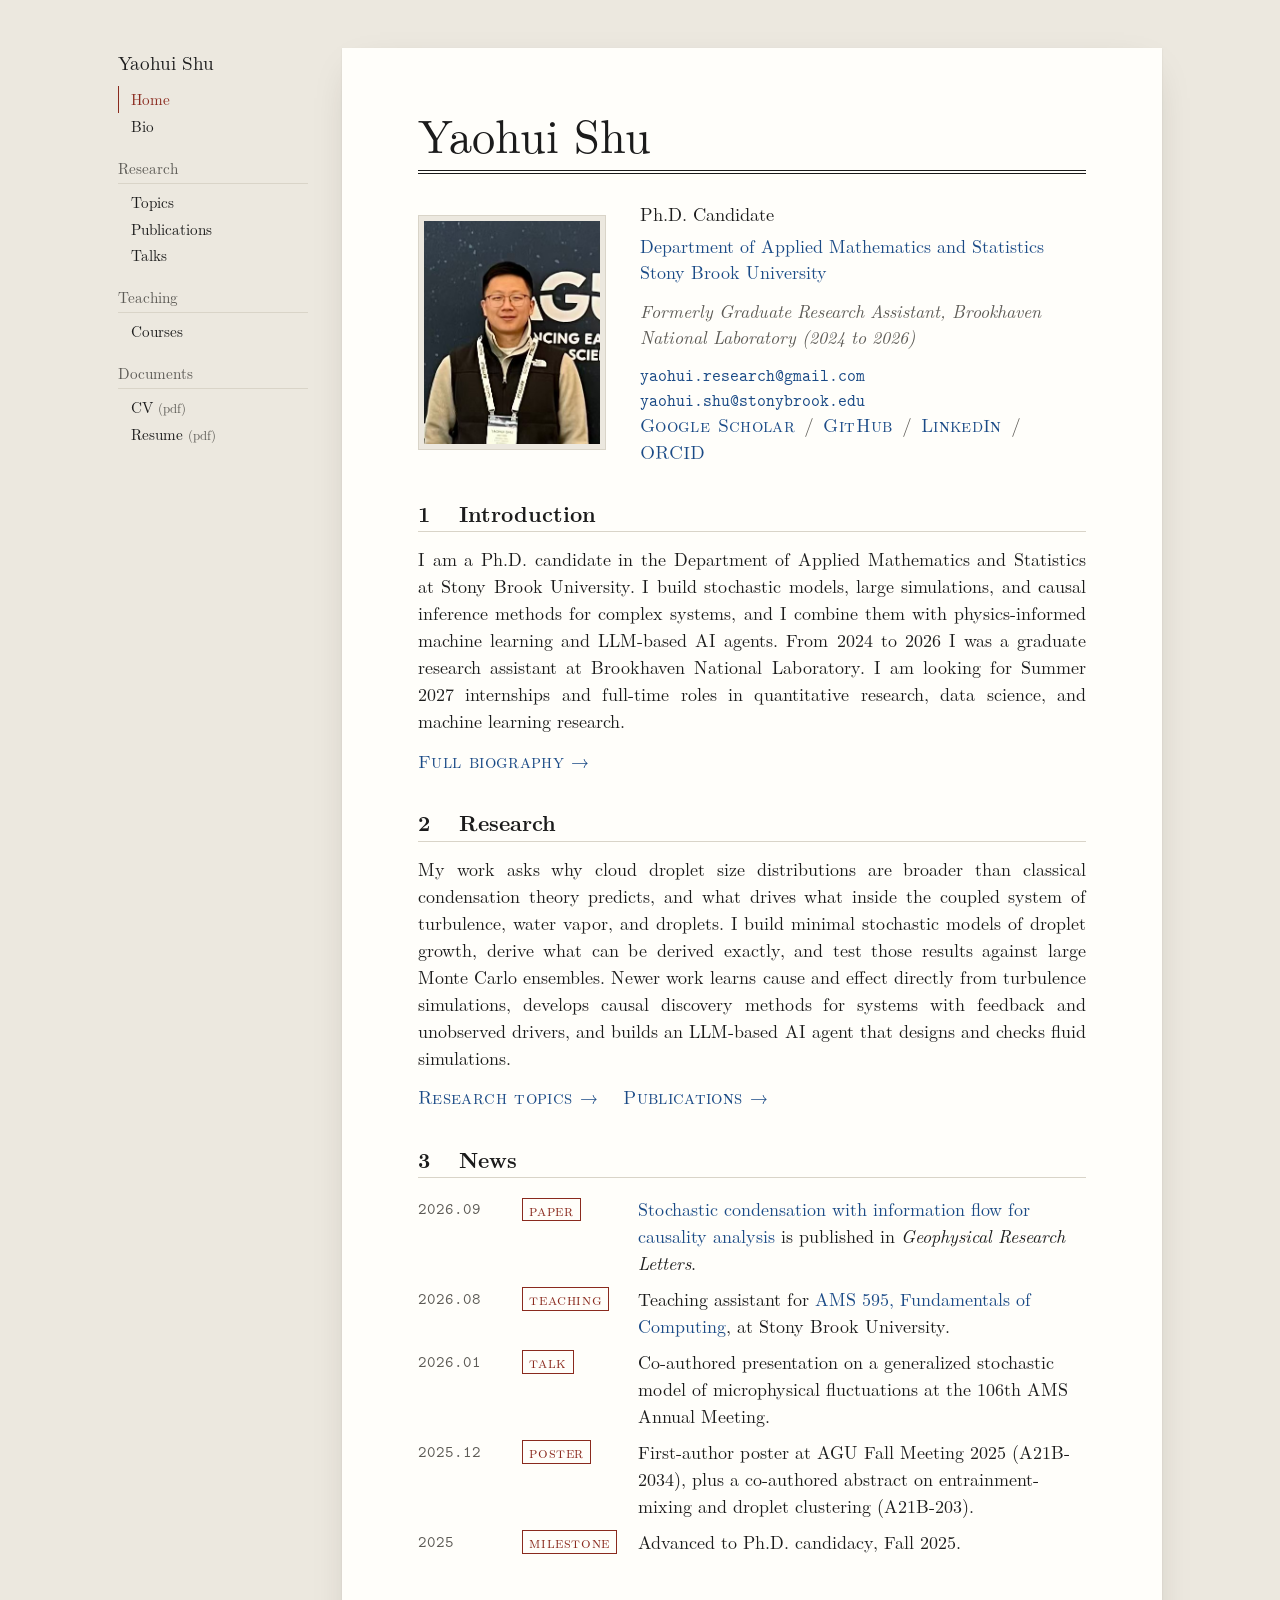
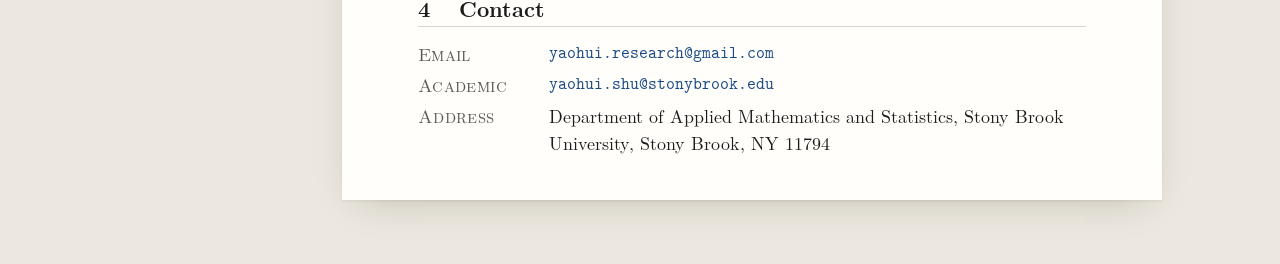
<file: index.html>
<!DOCTYPE html>
<html lang="en">
<head>
  <meta charset="UTF-8" />
  <meta name="viewport" content="width=device-width, initial-scale=1.0" />
  <title>Yaohui Shu</title>
  <meta name="description" content="Yaohui Shu, Ph.D. candidate in Applied Mathematics and Statistics at Stony Brook University. Causal inference, stochastic modeling, large-scale simulation, physics-informed machine learning, and LLM-based AI agents for complex systems." />
  <meta name="color-scheme" content="light dark" />
  <link rel="preload" href="fonts/lmroman10-regular.woff" as="font" type="font/woff" crossorigin />
  <link rel="stylesheet" href="style.css" />
</head>
<body>
  <div class="page">

    <aside class="menu" aria-label="Site menu">
      <p class="who"><a href="index.html">Yaohui Shu</a></p>
      <nav>
        <ul>
          <li><a href="index.html" aria-current="page">Home</a></li>
          <li><a href="bio.html">Bio</a></li>
        </ul>
        <h4>Research</h4>
        <ul>
          <li><a href="research.html">Topics</a></li>
          <li><a href="publications.html">Publications</a></li>
          <li><a href="talks.html">Talks</a></li>
        </ul>
        <h4>Teaching</h4>
        <ul>
          <li><a href="teaching.html">Courses</a></li>
        </ul>
        <h4>Documents</h4>
        <ul>
          <li><a class="ext" href="Yaohui_Shu_CV.pdf" target="_blank" rel="noopener">CV</a></li>
          <li><a class="ext" href="Yaohui_Shu_Resume.pdf" target="_blank" rel="noopener">Resume</a></li>
        </ul>
      </nav>
    </aside>

    <main class="sheet">
      <div class="content">
        <header class="title">
          <h1>Yaohui Shu</h1>
          <div class="rules" aria-hidden="true"></div>
          <div class="profile">
            <figure class="photo">
              <div class="frame"><div class="inner">
                <img src="photo.jpg" alt="Yaohui Shu" width="773" height="683" />
              </div></div>
            </figure>
            <div class="info">
              <p class="role">Ph.D. Candidate</p>
              <p><a href="https://www.stonybrook.edu/commcms/ams/" target="_blank" rel="noopener">Department of Applied Mathematics and Statistics</a></p>
              <p><a href="https://www.stonybrook.edu/" target="_blank" rel="noopener">Stony Brook University</a></p>
              <p class="gap formerly">Formerly Graduate Research Assistant, Brookhaven National Laboratory (2024 to 2026)</p>
              <p class="gap tt"><a href="mailto:yaohui.research@gmail.com">yaohui.research@gmail.com</a></p>
              <p class="tt"><a href="mailto:yaohui.shu@stonybrook.edu">yaohui.shu@stonybrook.edu</a></p>
              <p class="links"><a href="https://scholar.google.com/citations?user=wj_oSu0AAAAJ&amp;hl=en" target="_blank" rel="noopener">Google Scholar</a><a href="https://github.com/syaohui" target="_blank" rel="noopener">GitHub</a><a href="https://www.linkedin.com/in/yaohui-jacob-shu/" target="_blank" rel="noopener">LinkedIn</a><a href="https://orcid.org/0009-0008-2809-6530" target="_blank" rel="noopener">ORCID</a></p>
            </div>
          </div>
        </header>

        <section>
          <h2>Introduction</h2>
          <p>
            I am a Ph.D. candidate in the Department of Applied Mathematics and Statistics at Stony Brook University.
            I build stochastic models, large simulations, and causal inference methods for complex systems, and I
            combine them with physics-informed machine learning and LLM-based AI agents. From 2024 to 2026 I was a graduate research
            assistant at Brookhaven National Laboratory. I am looking for Summer 2027 internships and full-time roles
            in quantitative research, data science, and machine learning research.
          </p>
          <p class="more"><a href="bio.html">Full biography</a></p>
        </section>

        <section>
          <h2>Research</h2>
          <p>
            My work asks why cloud droplet size distributions are broader than classical condensation theory predicts,
            and what drives what inside the coupled system of turbulence, water vapor, and droplets. I build minimal
            stochastic models of droplet growth, derive what can be derived exactly, and test those results against
            large Monte Carlo ensembles. Newer work learns cause and effect directly from turbulence simulations,
            develops causal discovery methods for systems with feedback and unobserved drivers, and builds an
            LLM-based AI agent that designs and checks fluid simulations.
          </p>
          <p class="more"><a href="research.html">Research topics</a> &nbsp; <a href="publications.html">Publications</a></p>
        </section>

        <section>
          <h2>News</h2>
          <ul class="news">
            <li><span class="date">2026.09</span><span class="tag">paper</span><span class="body"><a href="https://doi.org/10.1029/2026GL123056" target="_blank" rel="noopener">Stochastic condensation with information flow for causality analysis</a> is published in <em>Geophysical Research Letters</em>.</span></li>
            <li><span class="date">2026.08</span><span class="tag">teaching</span><span class="body">Teaching assistant for <a href="teaching.html">AMS 595, Fundamentals of Computing</a>, at Stony Brook University.</span></li>
            <li><span class="date">2026.01</span><span class="tag">talk</span><span class="body">Co-authored presentation on a generalized stochastic model of microphysical fluctuations at the 106th AMS Annual Meeting.</span></li>
            <li><span class="date">2025.12</span><span class="tag">poster</span><span class="body">First-author poster at AGU Fall Meeting 2025 (A21B-2034), plus a co-authored abstract on entrainment-mixing and droplet clustering (A21B-203).</span></li>
            <li><span class="date">2025</span><span class="tag">milestone</span><span class="body">Advanced to Ph.D. candidacy, Fall 2025.</span></li>
          </ul>
        </section>

        <section>
          <h2>Contact</h2>
          <dl class="contact">
            <dt>Email</dt><dd class="tt"><a href="mailto:yaohui.research@gmail.com">yaohui.research@gmail.com</a></dd>
            <dt>Academic</dt><dd class="tt"><a href="mailto:yaohui.shu@stonybrook.edu">yaohui.shu@stonybrook.edu</a></dd>
            <dt>Address</dt><dd>Department of Applied Mathematics and Statistics, Stony Brook University, Stony Brook, NY 11794</dd>
          </dl>
        </section>
      </div>
    </main>
  </div>
  <script src="site.js"></script>
</body>
</html>
</file>
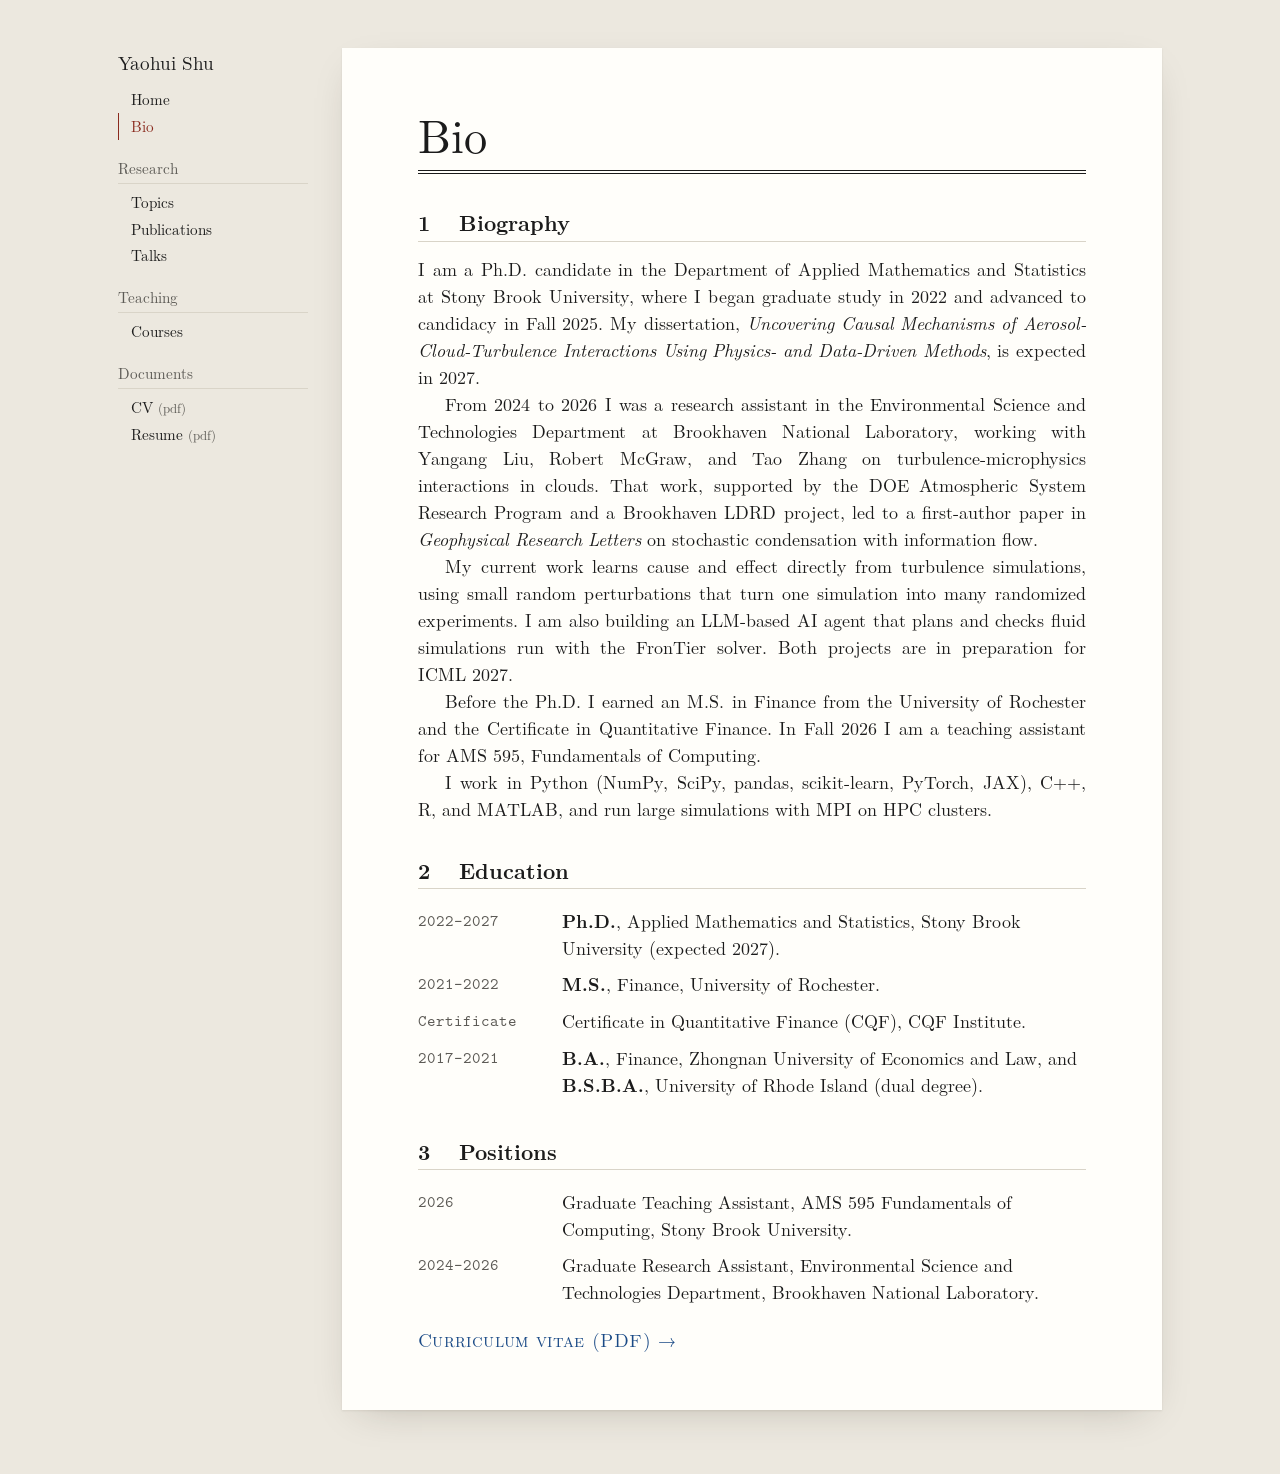
<file: bio.html>
<!DOCTYPE html>
<html lang="en">
<head>
  <meta charset="UTF-8" />
  <meta name="viewport" content="width=device-width, initial-scale=1.0" />
  <title>Bio | Yaohui Shu</title>
  <meta name="description" content="Biography of Yaohui Shu, Ph.D. candidate at Stony Brook University." />
  <meta name="color-scheme" content="light dark" />
  <link rel="preload" href="fonts/lmroman10-regular.woff" as="font" type="font/woff" crossorigin />
  <link rel="stylesheet" href="style.css" />
</head>
<body>
  <div class="page">

    <aside class="menu" aria-label="Site menu">
      <p class="who"><a href="index.html">Yaohui Shu</a></p>
      <nav>
        <ul>
          <li><a href="index.html">Home</a></li>
          <li><a href="bio.html" aria-current="page">Bio</a></li>
        </ul>
        <h4>Research</h4>
        <ul>
          <li><a href="research.html">Topics</a></li>
          <li><a href="publications.html">Publications</a></li>
          <li><a href="talks.html">Talks</a></li>
        </ul>
        <h4>Teaching</h4>
        <ul>
          <li><a href="teaching.html">Courses</a></li>
        </ul>
        <h4>Documents</h4>
        <ul>
          <li><a class="ext" href="Yaohui_Shu_CV.pdf" target="_blank" rel="noopener">CV</a></li>
          <li><a class="ext" href="Yaohui_Shu_Resume.pdf" target="_blank" rel="noopener">Resume</a></li>
        </ul>
      </nav>
    </aside>

    <main class="sheet">
      <div class="content">
        <header class="title">
          <h1>Bio</h1>
          <div class="rules" aria-hidden="true"></div>
        </header>

        <section>
          <h2>Biography</h2>
          <div class="indent">
            <p>
              I am a Ph.D. candidate in the Department of Applied Mathematics and Statistics at Stony Brook University,
              where I began graduate study in 2022 and advanced to candidacy in Fall 2025. My dissertation,
              <em>Uncovering Causal Mechanisms of Aerosol-Cloud-Turbulence Interactions Using Physics- and Data-Driven
              Methods</em>, is expected in 2027.
            </p>
            <p>
              From 2024 to 2026 I was a research assistant in the Environmental Science and Technologies Department at
              Brookhaven National Laboratory, working with Yangang Liu, Robert McGraw, and Tao Zhang on
              turbulence-microphysics interactions in clouds. That work, supported by the DOE Atmospheric System Research
              Program and a Brookhaven LDRD project, led to a first-author paper in <em>Geophysical Research Letters</em>
              on stochastic condensation with information flow.
            </p>
            <p>
              My current work learns cause and effect directly from turbulence simulations, using small random
              perturbations that turn one simulation into many randomized experiments. I am also building an LLM-based
              AI agent that plans and checks fluid simulations run with the FronTier solver. Both projects are in
              preparation for ICML 2027.
            </p>
            <p>
              Before the Ph.D. I earned an M.S. in Finance from the University of Rochester and the Certificate in
              Quantitative Finance. In Fall 2026 I am a teaching assistant for AMS 595, Fundamentals of Computing.
            </p>
            <p>
              I work in Python (NumPy, SciPy, pandas, scikit-learn, PyTorch, JAX), C++, R, and MATLAB, and run large
              simulations with MPI on HPC clusters.
            </p>
          </div>
        </section>

        <section>
          <h2>Education</h2>
          <ul class="plain">
            <li><span class="when">2022&ndash;2027</span><span><b>Ph.D.</b>, Applied Mathematics and Statistics, Stony Brook University (expected 2027).</span></li>
            <li><span class="when">2021&ndash;2022</span><span><b>M.S.</b>, Finance, University of Rochester.</span></li>
            <li><span class="when">Certificate</span><span>Certificate in Quantitative Finance (CQF), CQF Institute.</span></li>
            <li><span class="when">2017&ndash;2021</span><span><b>B.A.</b>, Finance, Zhongnan University of Economics and Law, and <b>B.S.B.A.</b>, University of Rhode Island (dual degree).</span></li>
          </ul>
        </section>

        <section>
          <h2>Positions</h2>
          <ul class="plain">
            <li><span class="when">2026</span><span>Graduate Teaching Assistant, AMS 595 Fundamentals of Computing, Stony Brook University.</span></li>
            <li><span class="when">2024&ndash;2026</span><span>Graduate Research Assistant, Environmental Science and Technologies Department, Brookhaven National Laboratory.</span></li>
          </ul>
          <p class="more" style="margin-top: 1rem;"><a href="Yaohui_Shu_CV.pdf" target="_blank" rel="noopener">Curriculum vitae (PDF)</a></p>
        </section>
      </div>
    </main>
  </div>
  <script src="site.js"></script>
</body>
</html>
</file>
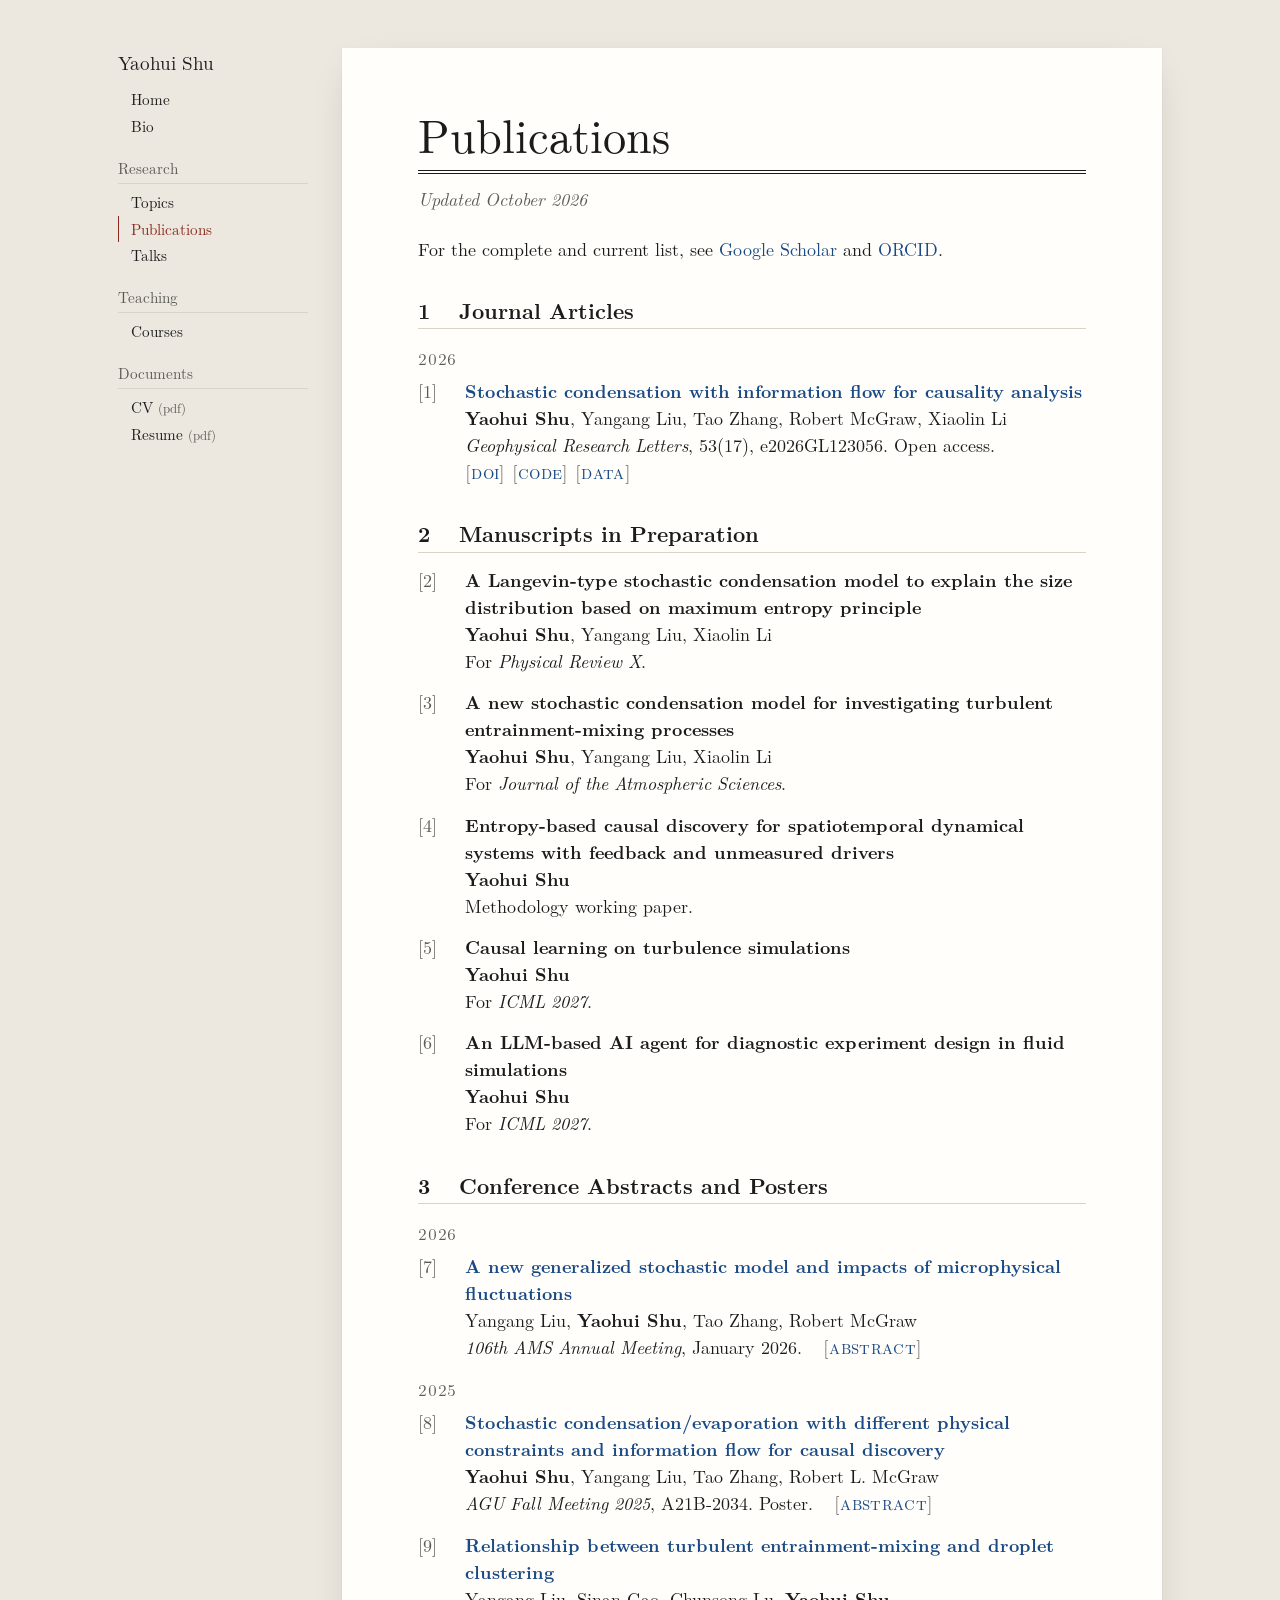
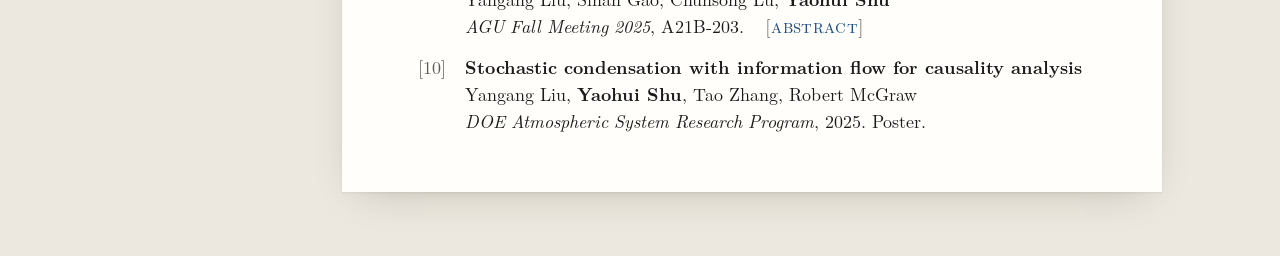
<file: publications.html>
<!DOCTYPE html>
<html lang="en">
<head>
  <meta charset="UTF-8" />
  <meta name="viewport" content="width=device-width, initial-scale=1.0" />
  <title>Publications | Yaohui Shu</title>
  <meta name="description" content="Publications, manuscripts, and conference abstracts of Yaohui Shu." />
  <meta name="color-scheme" content="light dark" />
  <link rel="preload" href="fonts/lmroman10-regular.woff" as="font" type="font/woff" crossorigin />
  <link rel="stylesheet" href="style.css" />
</head>
<body>
  <div class="page">

    <aside class="menu" aria-label="Site menu">
      <p class="who"><a href="index.html">Yaohui Shu</a></p>
      <nav>
        <ul>
          <li><a href="index.html">Home</a></li>
          <li><a href="bio.html">Bio</a></li>
        </ul>
        <h4>Research</h4>
        <ul>
          <li><a href="research.html">Topics</a></li>
          <li><a href="publications.html" aria-current="page">Publications</a></li>
          <li><a href="talks.html">Talks</a></li>
        </ul>
        <h4>Teaching</h4>
        <ul>
          <li><a href="teaching.html">Courses</a></li>
        </ul>
        <h4>Documents</h4>
        <ul>
          <li><a class="ext" href="Yaohui_Shu_CV.pdf" target="_blank" rel="noopener">CV</a></li>
          <li><a class="ext" href="Yaohui_Shu_Resume.pdf" target="_blank" rel="noopener">Resume</a></li>
        </ul>
      </nav>
    </aside>

    <main class="sheet">
      <div class="content">
        <header class="title">
          <h1>Publications</h1>
          <div class="rules" aria-hidden="true"></div>
        <p class="updated">Updated October 2026</p>
        </header>

        <p class="note">For the complete and current list, see <a href="https://scholar.google.com/citations?user=wj_oSu0AAAAJ&amp;hl=en" target="_blank" rel="noopener">Google Scholar</a> and <a href="https://orcid.org/0009-0008-2809-6530" target="_blank" rel="noopener">ORCID</a>.</p>

        <section>
          <h2>Journal Articles</h2>
          <h3 class="year">2026</h3>
          <ol class="pubs">
            <li>
              <span class="pt"><a href="https://doi.org/10.1029/2026GL123056" target="_blank" rel="noopener">Stochastic condensation with information flow for causality analysis</a></span>
              <span class="pa"><b>Yaohui Shu</b>, Yangang Liu, Tao Zhang, Robert McGraw, Xiaolin Li</span>
              <span class="pv"><i>Geophysical Research Letters</i>, 53(17), e2026GL123056. Open access. &nbsp; <span class="x"><a href="https://doi.org/10.1029/2026GL123056" target="_blank" rel="noopener"><span>doi</span></a> <a href="https://github.com/syaohui/stochastic_condensation_info_flow" target="_blank" rel="noopener"><span>code</span></a> <a href="https://doi.org/10.5281/zenodo.22089240" target="_blank" rel="noopener"><span>data</span></a></span></span>
            </li>
          </ol>
        </section>

        <section>
          <h2>Manuscripts in Preparation</h2>
          <ol class="pubs" style="--start: 1;">
            <li>
              <span class="pt">A Langevin-type stochastic condensation model to explain the size distribution based on maximum entropy principle</span>
              <span class="pa"><b>Yaohui Shu</b>, Yangang Liu, Xiaolin Li</span>
              <span class="pv">For <i>Physical Review X</i>.</span>
            </li>
            <li>
              <span class="pt">A new stochastic condensation model for investigating turbulent entrainment-mixing processes</span>
              <span class="pa"><b>Yaohui Shu</b>, Yangang Liu, Xiaolin Li</span>
              <span class="pv">For <i>Journal of the Atmospheric Sciences</i>.</span>
            </li>
            <li>
              <span class="pt">Entropy-based causal discovery for spatiotemporal dynamical systems with feedback and unmeasured drivers</span>
              <span class="pa"><b>Yaohui Shu</b></span>
              <span class="pv">Methodology working paper.</span>
            </li>
            <li>
              <span class="pt">Causal learning on turbulence simulations</span>
              <span class="pa"><b>Yaohui Shu</b></span>
              <span class="pv">For <i>ICML 2027</i>.</span>
            </li>
            <li>
              <span class="pt">An LLM-based AI agent for diagnostic experiment design in fluid simulations</span>
              <span class="pa"><b>Yaohui Shu</b></span>
              <span class="pv">For <i>ICML 2027</i>.</span>
            </li>
          </ol>
        </section>

        <section>
          <h2>Conference Abstracts and Posters</h2>
          <h3 class="year">2026</h3>
          <ol class="pubs" style="--start: 6;">
            <li>
              <span class="pt"><a href="https://ams.confex.com/ams/106ANNUAL/meetingapp.cgi/Paper/468828" target="_blank" rel="noopener">A new generalized stochastic model and impacts of microphysical fluctuations</a></span>
              <span class="pa">Yangang Liu, <b>Yaohui Shu</b>, Tao Zhang, Robert McGraw</span>
              <span class="pv"><i>106th AMS Annual Meeting</i>, January 2026. &nbsp; <span class="x"><a href="https://ams.confex.com/ams/106ANNUAL/meetingapp.cgi/Paper/468828" target="_blank" rel="noopener"><span>abstract</span></a></span></span>
            </li>
          </ol>
          <h3 class="year">2025</h3>
          <ol class="pubs" style="--start: 7;">
            <li>
              <span class="pt"><a href="https://ui.adsabs.harvard.edu/abs/2025AGUFMA21B.2034S/abstract" target="_blank" rel="noopener">Stochastic condensation/evaporation with different physical constraints and information flow for causal discovery</a></span>
              <span class="pa"><b>Yaohui Shu</b>, Yangang Liu, Tao Zhang, Robert L. McGraw</span>
              <span class="pv"><i>AGU Fall Meeting 2025</i>, A21B-2034. Poster. &nbsp; <span class="x"><a href="https://ui.adsabs.harvard.edu/abs/2025AGUFMA21B.2034S/abstract" target="_blank" rel="noopener"><span>abstract</span></a></span></span>
            </li>
            <li>
              <span class="pt"><a href="https://ui.adsabs.harvard.edu/abs/2025AGUFMA21B..203L/abstract" target="_blank" rel="noopener">Relationship between turbulent entrainment-mixing and droplet clustering</a></span>
              <span class="pa">Yangang Liu, Sinan Gao, Chunsong Lu, <b>Yaohui Shu</b></span>
              <span class="pv"><i>AGU Fall Meeting 2025</i>, A21B-203. &nbsp; <span class="x"><a href="https://ui.adsabs.harvard.edu/abs/2025AGUFMA21B..203L/abstract" target="_blank" rel="noopener"><span>abstract</span></a></span></span>
            </li>
            <li>
              <span class="pt">Stochastic condensation with information flow for causality analysis</span>
              <span class="pa">Yangang Liu, <b>Yaohui Shu</b>, Tao Zhang, Robert McGraw</span>
              <span class="pv"><i>DOE Atmospheric System Research Program</i>, 2025. Poster.</span>
            </li>
          </ol>
        </section>
      </div>
    </main>
  </div>
  <script src="site.js"></script>
</body>
</html>
</file>
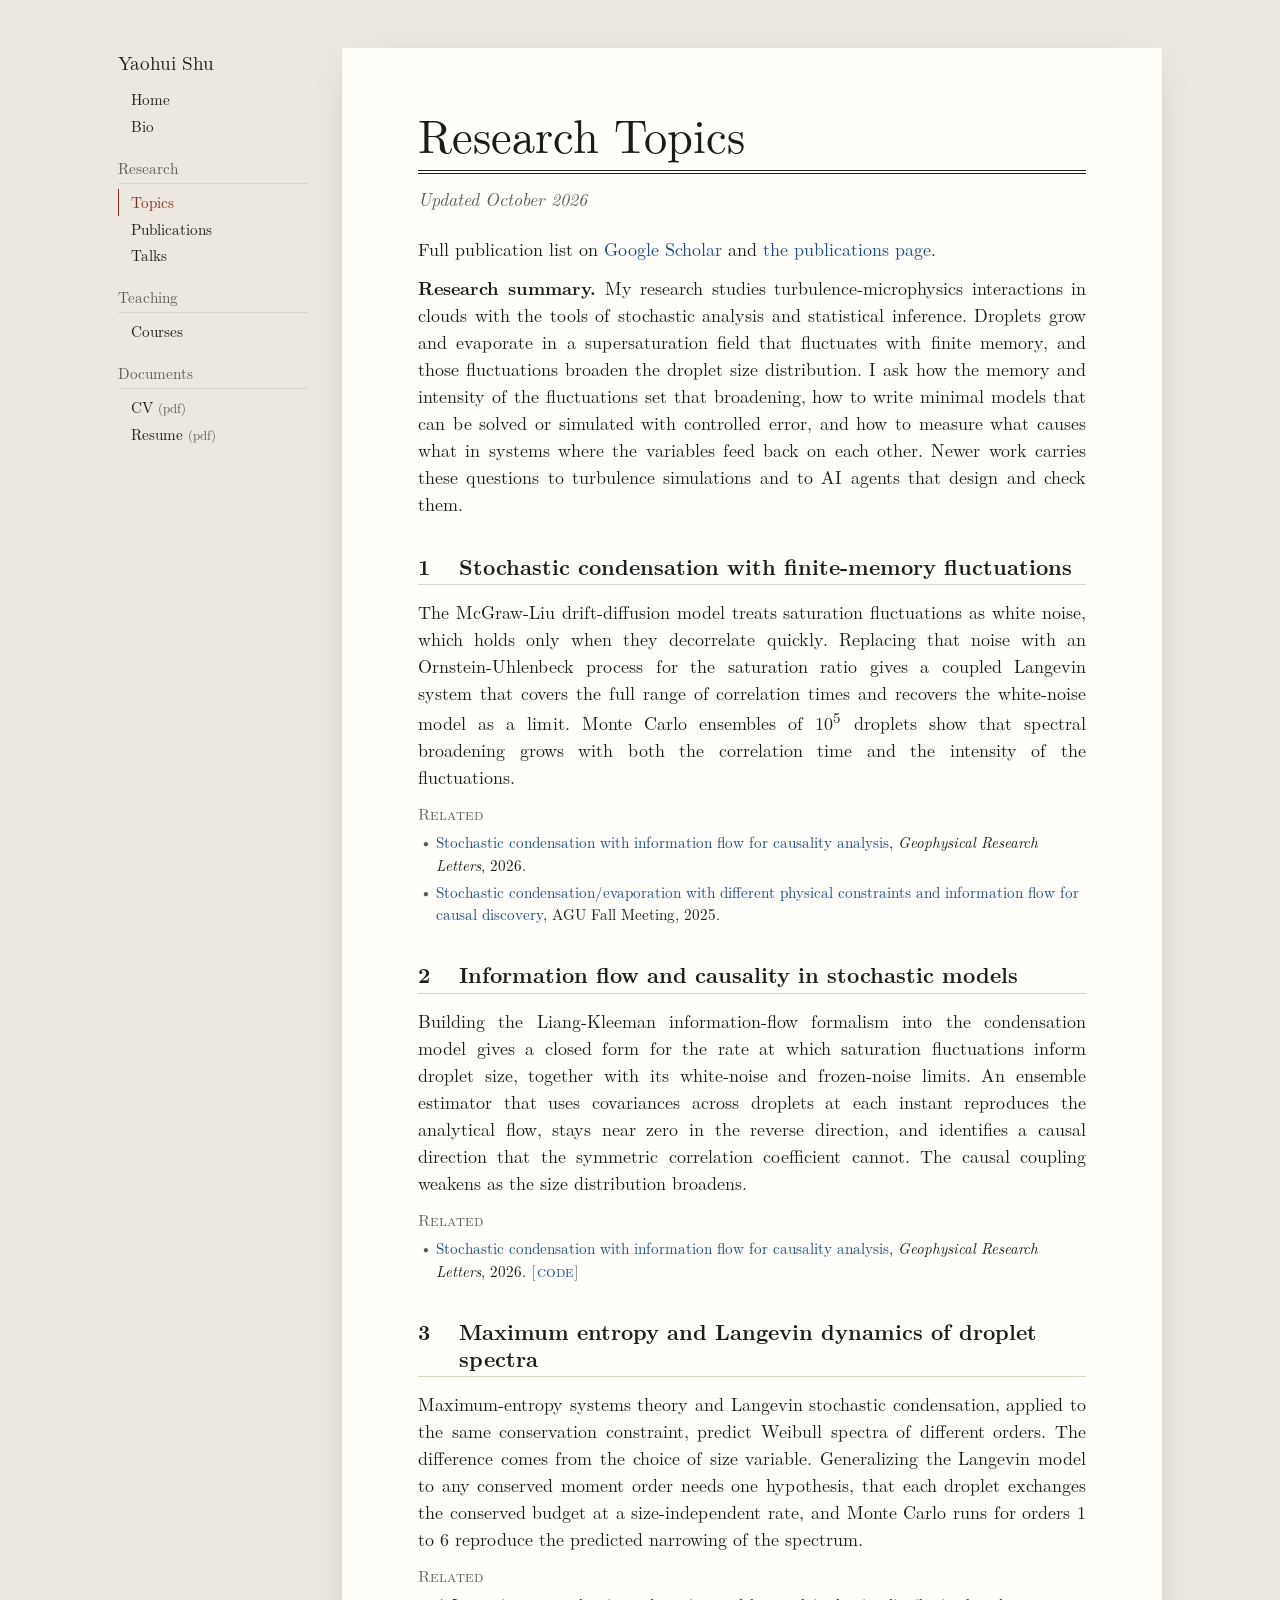
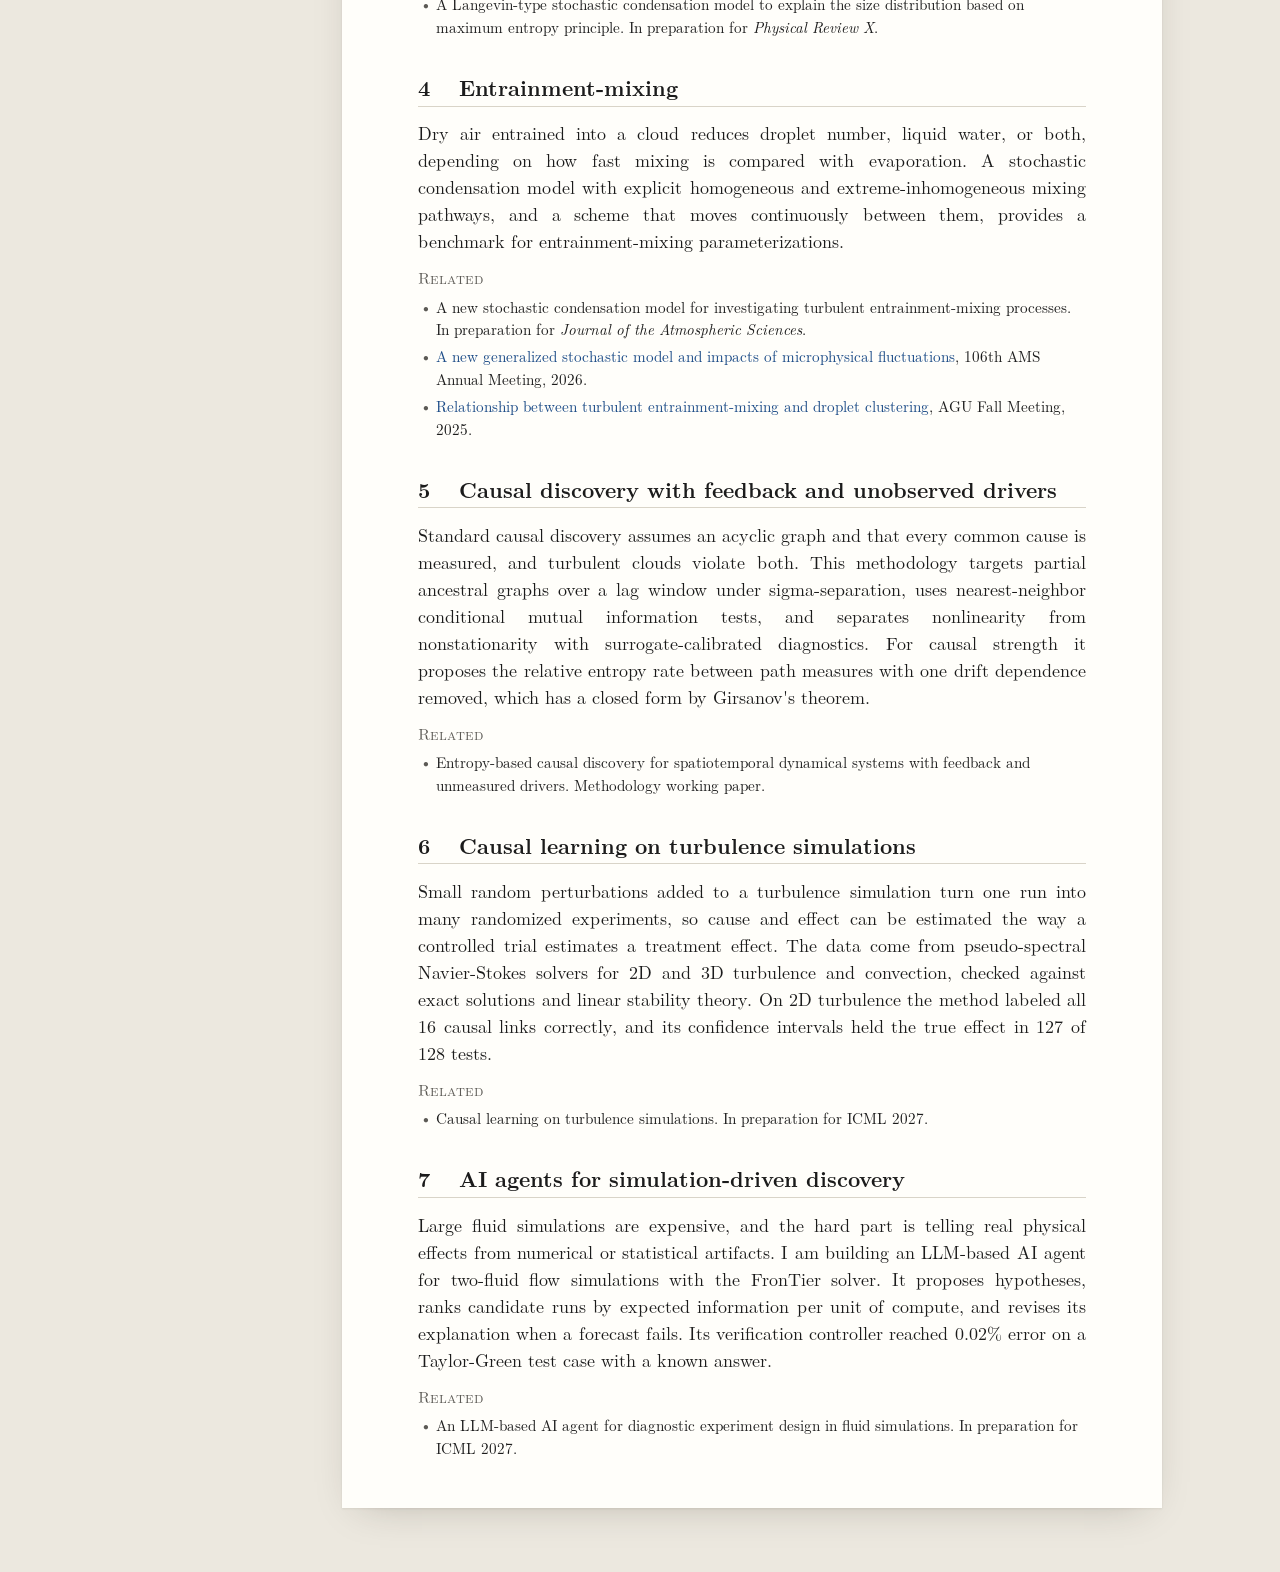
<file: research.html>
<!DOCTYPE html>
<html lang="en">
<head>
  <meta charset="UTF-8" />
  <meta name="viewport" content="width=device-width, initial-scale=1.0" />
  <title>Research | Yaohui Shu</title>
  <meta name="description" content="Research topics of Yaohui Shu: stochastic condensation, information flow, maximum entropy, entrainment-mixing, causal discovery, causal learning on turbulence simulations, and AI agents for simulation." />
  <meta name="color-scheme" content="light dark" />
  <link rel="preload" href="fonts/lmroman10-regular.woff" as="font" type="font/woff" crossorigin />
  <link rel="stylesheet" href="style.css" />
</head>
<body>
  <div class="page">

    <aside class="menu" aria-label="Site menu">
      <p class="who"><a href="index.html">Yaohui Shu</a></p>
      <nav>
        <ul>
          <li><a href="index.html">Home</a></li>
          <li><a href="bio.html">Bio</a></li>
        </ul>
        <h4>Research</h4>
        <ul>
          <li><a href="research.html" aria-current="page">Topics</a></li>
          <li><a href="publications.html">Publications</a></li>
          <li><a href="talks.html">Talks</a></li>
        </ul>
        <h4>Teaching</h4>
        <ul>
          <li><a href="teaching.html">Courses</a></li>
        </ul>
        <h4>Documents</h4>
        <ul>
          <li><a class="ext" href="Yaohui_Shu_CV.pdf" target="_blank" rel="noopener">CV</a></li>
          <li><a class="ext" href="Yaohui_Shu_Resume.pdf" target="_blank" rel="noopener">Resume</a></li>
        </ul>
      </nav>
    </aside>

    <main class="sheet">
      <div class="content">
        <header class="title">
          <h1>Research Topics</h1>
          <div class="rules" aria-hidden="true"></div>
        <p class="updated">Updated October 2026</p>
        </header>

        <p class="note">Full publication list on <a href="https://scholar.google.com/citations?user=wj_oSu0AAAAJ&amp;hl=en" target="_blank" rel="noopener">Google Scholar</a> and <a href="publications.html">the publications page</a>.</p>
        <p><span class="runin">Research summary.</span>
          My research studies turbulence-microphysics interactions in clouds with the tools of stochastic analysis and
          statistical inference. Droplets grow and evaporate in a supersaturation field that fluctuates with finite
          memory, and those fluctuations broaden the droplet size distribution. I ask how the memory and intensity of
          the fluctuations set that broadening, how to write minimal models that can be solved or simulated with
          controlled error, and how to measure what causes what in systems where the variables feed back on each other.
          Newer work carries these questions to turbulence simulations and to AI agents that design and check them.
        </p>

        <section>
          <h2>Stochastic condensation with finite-memory fluctuations</h2>
          <p>
            The McGraw-Liu drift-diffusion model treats saturation fluctuations as white noise, which holds only when
            they decorrelate quickly. Replacing that noise with an Ornstein-Uhlenbeck process for the saturation ratio
            gives a coupled Langevin system that covers the full range of correlation times and recovers the white-noise
            model as a limit. Monte Carlo ensembles of 10<sup>5</sup> droplets show that spectral broadening grows with
            both the correlation time and the intensity of the fluctuations.
          </p>
          <p class="related-label">Related</p>
          <ul class="related">
            <li><a href="https://doi.org/10.1029/2026GL123056" target="_blank" rel="noopener">Stochastic condensation with information flow for causality analysis</a>, <em>Geophysical Research Letters</em>, 2026.</li>
            <li><a href="https://ui.adsabs.harvard.edu/abs/2025AGUFMA21B.2034S/abstract" target="_blank" rel="noopener">Stochastic condensation/evaporation with different physical constraints and information flow for causal discovery</a>, AGU Fall Meeting, 2025.</li>
          </ul>
        </section>

        <section>
          <h2>Information flow and causality in stochastic models</h2>
          <p>
            Building the Liang-Kleeman information-flow formalism into the condensation model gives a closed form for the
            rate at which saturation fluctuations inform droplet size, together with its white-noise and frozen-noise
            limits. An ensemble estimator that uses covariances across droplets at each instant reproduces the analytical
            flow, stays near zero in the reverse direction, and identifies a causal direction that the symmetric
            correlation coefficient cannot. The causal coupling weakens as the size distribution broadens.
          </p>
          <p class="related-label">Related</p>
          <ul class="related">
            <li><a href="https://doi.org/10.1029/2026GL123056" target="_blank" rel="noopener">Stochastic condensation with information flow for causality analysis</a>, <em>Geophysical Research Letters</em>, 2026. <span class="x"><a href="https://github.com/syaohui/stochastic_condensation_info_flow" target="_blank" rel="noopener"><span>code</span></a></span></li>
          </ul>
        </section>

        <section>
          <h2>Maximum entropy and Langevin dynamics of droplet spectra</h2>
          <p>
            Maximum-entropy systems theory and Langevin stochastic condensation, applied to the same conservation
            constraint, predict Weibull spectra of different orders. The difference comes from the choice of size
            variable. Generalizing the Langevin model to any conserved moment order needs one hypothesis, that each
            droplet exchanges the conserved budget at a size-independent rate, and Monte Carlo runs for orders 1 to 6
            reproduce the predicted narrowing of the spectrum.
          </p>
          <p class="related-label">Related</p>
          <ul class="related">
            <li>A Langevin-type stochastic condensation model to explain the size distribution based on maximum entropy principle. In preparation for <em>Physical Review X</em>.</li>
          </ul>
        </section>

        <section>
          <h2>Entrainment-mixing</h2>
          <p>
            Dry air entrained into a cloud reduces droplet number, liquid water, or both, depending on how fast mixing is
            compared with evaporation. A stochastic condensation model with explicit homogeneous and extreme-inhomogeneous
            mixing pathways, and a scheme that moves continuously between them, provides a benchmark for
            entrainment-mixing parameterizations.
          </p>
          <p class="related-label">Related</p>
          <ul class="related">
            <li>A new stochastic condensation model for investigating turbulent entrainment-mixing processes. In preparation for <em>Journal of the Atmospheric Sciences</em>.</li>
            <li><a href="https://ams.confex.com/ams/106ANNUAL/meetingapp.cgi/Paper/468828" target="_blank" rel="noopener">A new generalized stochastic model and impacts of microphysical fluctuations</a>, 106th AMS Annual Meeting, 2026.</li>
            <li><a href="https://ui.adsabs.harvard.edu/abs/2025AGUFMA21B..203L/abstract" target="_blank" rel="noopener">Relationship between turbulent entrainment-mixing and droplet clustering</a>, AGU Fall Meeting, 2025.</li>
          </ul>
        </section>

        <section>
          <h2>Causal discovery with feedback and unobserved drivers</h2>
          <p>
            Standard causal discovery assumes an acyclic graph and that every common cause is measured, and turbulent
            clouds violate both. This methodology targets partial ancestral graphs over a lag window under
            sigma-separation, uses nearest-neighbor conditional mutual information tests, and separates nonlinearity from
            nonstationarity with surrogate-calibrated diagnostics. For causal strength it proposes the relative entropy
            rate between path measures with one drift dependence removed, which has a closed form by Girsanov's theorem.
          </p>
          <p class="related-label">Related</p>
          <ul class="related">
            <li>Entropy-based causal discovery for spatiotemporal dynamical systems with feedback and unmeasured drivers. Methodology working paper.</li>
          </ul>
        </section>

        <section>
          <h2>Causal learning on turbulence simulations</h2>
          <p>
            Small random perturbations added to a turbulence simulation turn one run into many randomized experiments,
            so cause and effect can be estimated the way a controlled trial estimates a treatment effect. The data come
            from pseudo-spectral Navier-Stokes solvers for 2D and 3D turbulence and convection, checked against exact
            solutions and linear stability theory. On 2D turbulence the method labeled all 16 causal links correctly,
            and its confidence intervals held the true effect in 127 of 128 tests.
          </p>
          <p class="related-label">Related</p>
          <ul class="related">
            <li>Causal learning on turbulence simulations. In preparation for ICML 2027.</li>
          </ul>
        </section>

        <section>
          <h2>AI agents for simulation-driven discovery</h2>
          <p>
            Large fluid simulations are expensive, and the hard part is telling real physical effects from numerical or
            statistical artifacts. I am building an LLM-based AI agent for two-fluid flow simulations with the FronTier
            solver. It proposes hypotheses, ranks candidate runs by expected information per unit of compute, and
            revises its explanation when a forecast fails. Its verification controller reached 0.02% error on a
            Taylor-Green test case with a known answer.
          </p>
          <p class="related-label">Related</p>
          <ul class="related">
            <li>An LLM-based AI agent for diagnostic experiment design in fluid simulations. In preparation for ICML 2027.</li>
          </ul>
        </section>
      </div>
    </main>
  </div>
  <script src="site.js"></script>
</body>
</html>
</file>
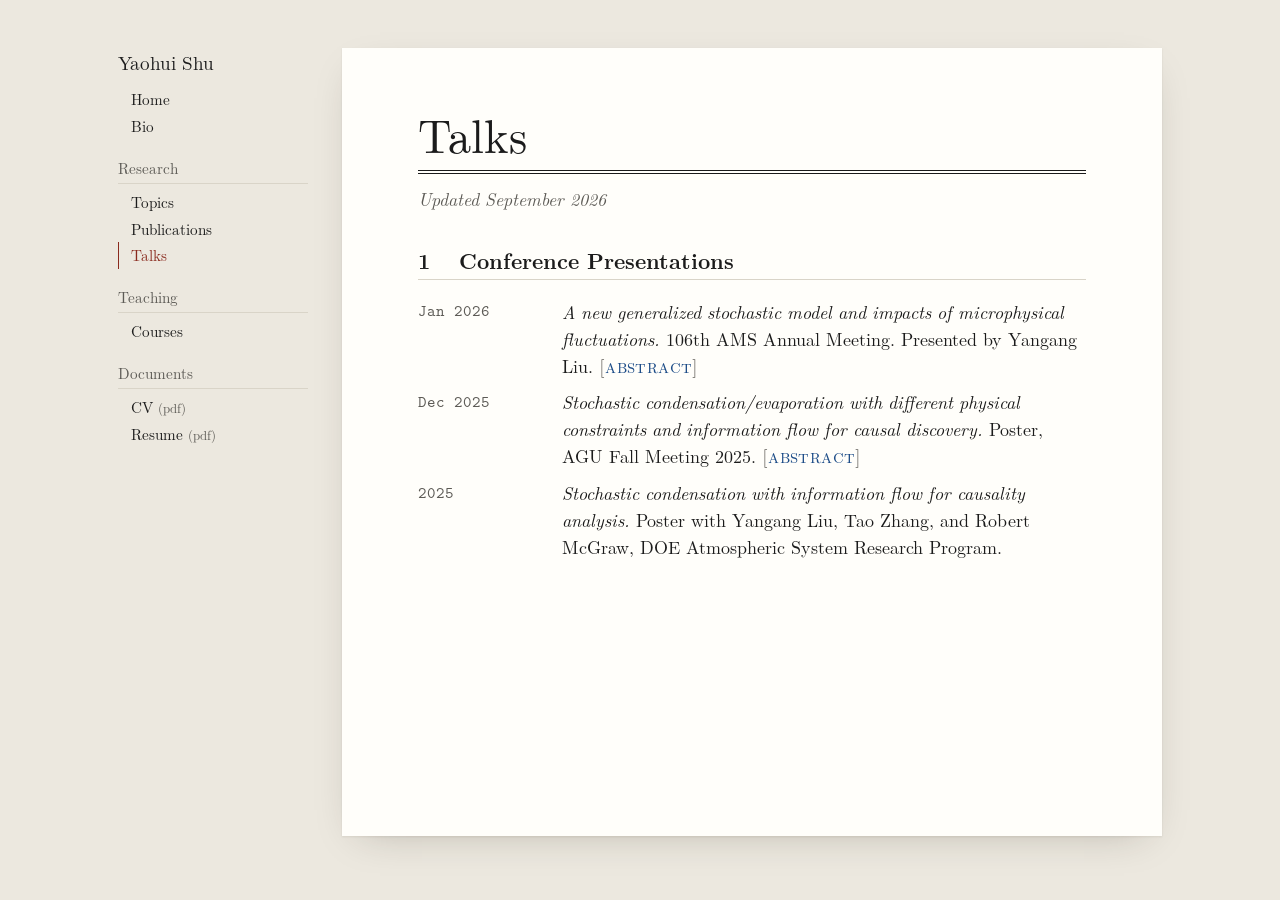
<file: talks.html>
<!DOCTYPE html>
<html lang="en">
<head>
  <meta charset="UTF-8" />
  <meta name="viewport" content="width=device-width, initial-scale=1.0" />
  <title>Talks | Yaohui Shu</title>
  <meta name="description" content="Conference presentations and talks by Yaohui Shu." />
  <meta name="color-scheme" content="light dark" />
  <link rel="preload" href="fonts/lmroman10-regular.woff" as="font" type="font/woff" crossorigin />
  <link rel="stylesheet" href="style.css" />
</head>
<body>
  <div class="page">

    <aside class="menu" aria-label="Site menu">
      <p class="who"><a href="index.html">Yaohui Shu</a></p>
      <nav>
        <ul>
          <li><a href="index.html">Home</a></li>
          <li><a href="bio.html">Bio</a></li>
        </ul>
        <h4>Research</h4>
        <ul>
          <li><a href="research.html">Topics</a></li>
          <li><a href="publications.html">Publications</a></li>
          <li><a href="talks.html" aria-current="page">Talks</a></li>
        </ul>
        <h4>Teaching</h4>
        <ul>
          <li><a href="teaching.html">Courses</a></li>
        </ul>
        <h4>Documents</h4>
        <ul>
          <li><a class="ext" href="Yaohui_Shu_CV.pdf" target="_blank" rel="noopener">CV</a></li>
          <li><a class="ext" href="Yaohui_Shu_Resume.pdf" target="_blank" rel="noopener">Resume</a></li>
        </ul>
      </nav>
    </aside>

    <main class="sheet">
      <div class="content">
        <header class="title">
          <h1>Talks</h1>
          <div class="rules" aria-hidden="true"></div>
        <p class="updated">Updated September 2026</p>
        </header>

        <section>
          <h2>Conference Presentations</h2>
          <ul class="plain">
            <li><span class="when">Jan 2026</span><span><em>A new generalized stochastic model and impacts of microphysical fluctuations.</em> 106th AMS Annual Meeting. Presented by Yangang Liu. <span class="x"><a href="https://ams.confex.com/ams/106ANNUAL/meetingapp.cgi/Paper/468828" target="_blank" rel="noopener"><span>abstract</span></a></span></span></li>
            <li><span class="when">Dec 2025</span><span><em>Stochastic condensation/evaporation with different physical constraints and information flow for causal discovery.</em> Poster, AGU Fall Meeting 2025. <span class="x"><a href="https://ui.adsabs.harvard.edu/abs/2025AGUFMA21B.2034S/abstract" target="_blank" rel="noopener"><span>abstract</span></a></span></span></li>
            <li><span class="when">2025</span><span><em>Stochastic condensation with information flow for causality analysis.</em> Poster with Yangang Liu, Tao Zhang, and Robert McGraw, DOE Atmospheric System Research Program.</span></li>
          </ul>
        </section>
      </div>
    </main>
  </div>
  <script src="site.js"></script>
</body>
</html>
</file>
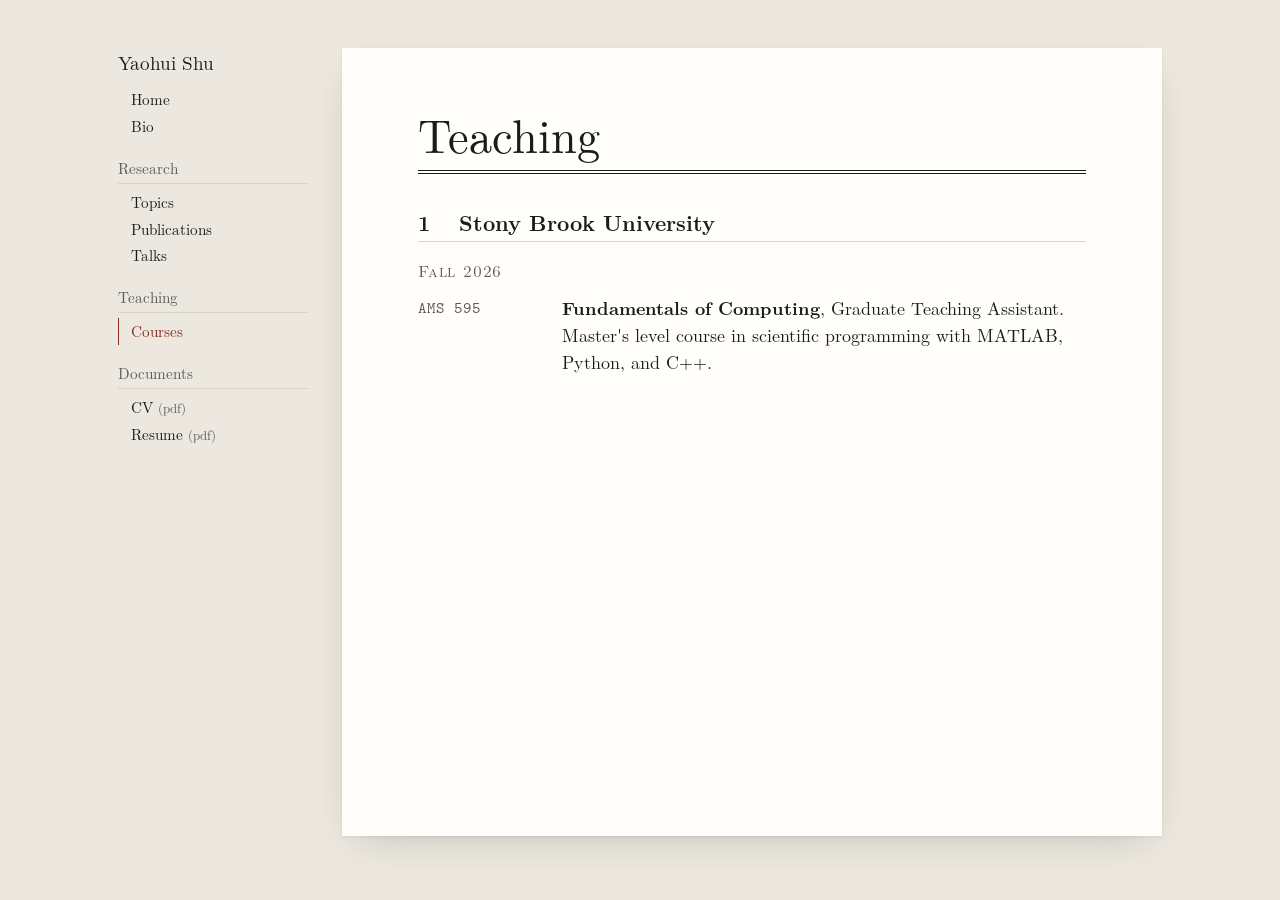
<file: teaching.html>
<!DOCTYPE html>
<html lang="en">
<head>
  <meta charset="UTF-8" />
  <meta name="viewport" content="width=device-width, initial-scale=1.0" />
  <title>Teaching | Yaohui Shu</title>
  <meta name="description" content="Teaching by Yaohui Shu at Stony Brook University." />
  <meta name="color-scheme" content="light dark" />
  <link rel="preload" href="fonts/lmroman10-regular.woff" as="font" type="font/woff" crossorigin />
  <link rel="stylesheet" href="style.css" />
</head>
<body>
  <div class="page">

    <aside class="menu" aria-label="Site menu">
      <p class="who"><a href="index.html">Yaohui Shu</a></p>
      <nav>
        <ul>
          <li><a href="index.html">Home</a></li>
          <li><a href="bio.html">Bio</a></li>
        </ul>
        <h4>Research</h4>
        <ul>
          <li><a href="research.html">Topics</a></li>
          <li><a href="publications.html">Publications</a></li>
          <li><a href="talks.html">Talks</a></li>
        </ul>
        <h4>Teaching</h4>
        <ul>
          <li><a href="teaching.html" aria-current="page">Courses</a></li>
        </ul>
        <h4>Documents</h4>
        <ul>
          <li><a class="ext" href="Yaohui_Shu_CV.pdf" target="_blank" rel="noopener">CV</a></li>
          <li><a class="ext" href="Yaohui_Shu_Resume.pdf" target="_blank" rel="noopener">Resume</a></li>
        </ul>
      </nav>
    </aside>

    <main class="sheet">
      <div class="content">
        <header class="title">
          <h1>Teaching</h1>
          <div class="rules" aria-hidden="true"></div>
        </header>

        <section>
          <h2>Stony Brook University</h2>
          <h3 class="year">Fall 2026</h3>
          <ul class="plain">
            <li><span class="when">AMS 595</span><span><b>Fundamentals of Computing</b>, Graduate Teaching Assistant. Master's level course in scientific programming with MATLAB, Python, and C++.</span></li>
          </ul>
        </section>
      </div>
    </main>
  </div>
  <script src="site.js"></script>
</body>
</html>
</file>
<file: style.css>
/* Yaohui Shu, personal academic site.
   Typeset in Latin Modern, the OpenType release of Computer Modern (GUST Font License, see fonts/). */

@font-face { font-family: 'LM Roman 10'; src: url('fonts/lmroman10-regular.woff') format('woff'); font-weight: 400; font-style: normal; font-display: swap; }
@font-face { font-family: 'LM Roman 10'; src: url('fonts/lmroman10-italic.woff') format('woff'); font-weight: 400; font-style: italic; font-display: swap; }
@font-face { font-family: 'LM Roman 10'; src: url('fonts/lmroman10-bold.woff') format('woff'); font-weight: 700; font-style: normal; font-display: swap; }
@font-face { font-family: 'LM Roman 10'; src: url('fonts/lmroman10-bolditalic.woff') format('woff'); font-weight: 700; font-style: italic; font-display: swap; }
@font-face { font-family: 'LM Roman Caps'; src: url('fonts/lmromancaps10-regular.woff') format('woff'); font-weight: 400; font-style: normal; font-display: swap; }
@font-face { font-family: 'LM Mono'; src: url('fonts/lmmono10-regular.woff') format('woff'); font-weight: 400; font-style: normal; font-display: swap; }

:root {
  --desk: #ECE8DF;
  --paper: #FFFEFA;
  --ink: #1B1B1B;
  --muted: #5C5A55;
  --rule: #1B1B1B;
  --hair: #D9D4C8;
  --link: #1A4A86;
  --mark: #8A2A1E;
  --shadow: 0 1px 2px rgba(40, 32, 20, 0.08), 0 12px 40px -18px rgba(40, 32, 20, 0.28);
  --serif: 'LM Roman 10', 'Latin Modern Roman', 'CMU Serif', 'Computer Modern Serif', Georgia, 'Times New Roman', serif;
  --caps: 'LM Roman Caps', 'LM Roman 10', 'Latin Modern Roman', Georgia, serif;
  --mono: 'LM Mono', 'Latin Modern Mono', 'CMU Typewriter Text', ui-monospace, Menlo, Consolas, monospace;
}
@media (prefers-color-scheme: dark) {
  :root {
    --desk: #141416;
    --paper: #1C1C1F;
    --ink: #E8E4DA;
    --muted: #A8A397;
    --rule: #E8E4DA;
    --hair: #34332F;
    --link: #93B8E6;
    --mark: #E39A86;
    --shadow: 0 1px 2px rgba(0, 0, 0, 0.4), 0 16px 40px -18px rgba(0, 0, 0, 0.7);
  }
}

*, *::before, *::after { box-sizing: border-box; }
body {
  margin: 0;
  background: var(--desk);
  color: var(--ink);
  font-family: var(--serif);
  font-size: 18px;
  line-height: 1.5;
  font-kerning: normal;
  font-variant-ligatures: common-ligatures;
  -webkit-font-smoothing: antialiased;
  text-rendering: optimizeLegibility;
}
img { max-width: 100%; display: block; }
a { color: var(--link); text-decoration: none; }
a:hover { text-decoration: underline; text-decoration-thickness: 1px; text-underline-offset: 2px; }
:focus-visible { outline: 1.5px solid var(--link); outline-offset: 2px; }
.sc { font-family: var(--caps); letter-spacing: 0.02em; }
.tt { font-family: var(--mono); font-size: 0.94em; }
.muted { color: var(--muted); }

/* PAGE */
.page {
  display: grid;
  grid-template-columns: 190px minmax(0, 820px);
  justify-content: center;
  gap: 34px;
  padding: 48px 24px 64px;
}

/* MENU */
.menu { position: sticky; top: 48px; align-self: start; font-size: 0.95rem; }
.menu .who { font-family: var(--serif); font-size: 1.2rem; margin: 0 0 0.6rem; letter-spacing: 0; }
.menu .who a { color: var(--ink); }
.menu .who a:hover { text-decoration: none; }
.menu h4 { font-family: var(--serif); font-weight: 400; font-size: 0.95rem; letter-spacing: 0; color: var(--muted); margin: 1.1rem 0 0.3rem; padding-bottom: 0.2rem; border-bottom: 0.5px solid var(--hair); }
.menu ul { list-style: none; margin: 0; padding: 0; }
.menu li a { display: block; padding: 0.12rem 0 0.12rem 0.75rem; color: var(--ink); border-left: 1.5px solid transparent; }
.menu li a:hover { color: var(--link); text-decoration: none; }
.menu li a[aria-current="page"] { border-left-color: var(--mark); color: var(--mark); }
.menu .ext::after { content: '(pdf)'; font-family: var(--serif); font-size: 0.85em; letter-spacing: 0; color: var(--muted); margin-left: 0.35em; }

/* SHEET */
.sheet {
  background: var(--paper);
  box-shadow: var(--shadow);
  padding: 60px clamp(20px, 7vw, 76px) 44px;
  text-align: justify;
  hyphens: auto;
  -webkit-hyphens: auto;
  counter-reset: sec;
  min-height: calc(100vh - 112px);
  display: flex;
  flex-direction: column;
}
.sheet > .content { flex: 1; }

/* TITLE BLOCK */
/* Page titles use the same regular text face as the sidebar name. */
.title h1 { font-family: var(--serif); font-weight: 400; font-size: clamp(2.1rem, 4.8vw, 2.9rem); line-height: 1.1; margin: 0; text-align: left; letter-spacing: 0; }
.rules { margin: 0.7rem 0 1.6rem; }
.rules::before, .rules::after { content: ''; display: block; background: var(--rule); }
.rules::before { height: 1.2px; }
.rules::after { height: 0.5px; margin-top: 2px; }
.updated { margin: -0.9rem 0 1.4rem; font-style: italic; color: var(--muted); text-align: left; }

.profile { display: grid; grid-template-columns: 188px minmax(0, 1fr); gap: 34px; align-items: center; text-align: left; margin-bottom: 0.4rem; }
.photo { margin: 0; }
.photo .frame { aspect-ratio: 4 / 5; overflow: hidden; border: 0.5px solid var(--hair); background: var(--desk); padding: 5px; }
.photo .inner { width: 100%; height: 100%; overflow: hidden; }
.photo img { width: 100%; height: 100%; object-fit: cover; object-position: 48% 20%; transform: scale(1.45); transform-origin: 48% 6%; }
.info p { margin: 0; line-height: 1.45; }
.info .role { font-family: var(--serif); font-size: 1.15rem; letter-spacing: 0; margin-bottom: 0.45rem; }
.info .gap { margin-top: 0.8rem; }
.info .formerly { color: var(--muted); font-style: italic; }
.links { margin-top: 1rem; font-family: var(--caps); letter-spacing: 0.02em; line-height: 1.7; }
.links a + a::before { content: '/'; color: var(--muted); margin: 0 0.5em; display: inline-block; }

/* HEADINGS, numbered like a LaTeX article */
section { margin-top: 2.2rem; }
section:first-child { margin-top: 0.4rem; }
h2 { counter-increment: sec; counter-reset: sub; font-weight: 700; font-size: 1.34rem; margin: 0 0 0.8rem; line-height: 1.25; text-align: left; padding-bottom: 0.3rem; border-bottom: 0.5px solid var(--hair); display: flex; }
h2::before { content: counter(sec); min-width: 1.9em; flex-shrink: 0; }
h3 { font-weight: 700; font-size: 1.06rem; margin: 1.3rem 0 0.45rem; text-align: left; }
h3.num { counter-increment: sub; display: flex; }
h3.num::before { content: counter(sec) '.' counter(sub); min-width: 2.4em; flex-shrink: 0; }
h3.year { font-family: var(--caps); font-weight: 400; letter-spacing: 0.05em; color: var(--muted); font-size: 1rem; margin: 1.1rem 0 0.4rem; }
p { margin: 0 0 0.8rem; }
.indent p + p { text-indent: 1.5em; margin-top: -0.8rem; }
.runin { font-weight: 700; }
.note { text-align: left; }
.more { text-align: left; font-family: var(--caps); letter-spacing: 0.02em; }
.more a::after { content: ' \2192'; }

/* NEWS */
.news { list-style: none; margin: 0; padding: 0; }
.news li { display: grid; grid-template-columns: 5.2em 5.8em minmax(0, 1fr); gap: 0 0.6em; padding: 0.28rem 0; text-align: left; }
.news .date { font-family: var(--mono); font-size: 0.9em; color: var(--muted); padding-top: 0.12em; }
.tag { font-family: var(--caps); font-size: 0.84em; letter-spacing: 0.04em; justify-self: start; align-self: start; margin-top: 0.14em; padding: 0 0.4em; border: 0.5px solid currentColor; color: var(--mark); line-height: 1.45; }

/* PUBLICATION ENTRIES */
.pubs { list-style: none; margin: 0; padding: 0; counter-reset: pub var(--start, 0); }
.pubs li { counter-increment: pub; position: relative; padding-left: 2.6em; margin-bottom: 0.9rem; text-align: left; }
.pubs li::before { content: '[' counter(pub) ']'; position: absolute; left: 0; top: 0; color: var(--muted); }
.pubs .pt { font-weight: 700; display: block; }
.pubs .pa { display: block; }
.pubs .pa b { font-weight: 700; }
.pubs .pv { display: block; }
.pubs .pv i { font-style: italic; }
.x { white-space: nowrap; }
.x a { font-family: var(--caps); letter-spacing: 0.02em; }
.x a::before { content: '['; color: var(--muted); }
.x a::after { content: ']'; color: var(--muted); }
.x a:hover { text-decoration: none; }
.x a:hover span { text-decoration: underline; }

/* COMPACT RELATED LIST (research topics) */
.related { margin: 0.35rem 0 0; padding: 0; list-style: none; font-size: 0.95rem; text-align: left; }
.related li { position: relative; padding-left: 1.2em; margin-bottom: 0.25rem; }
.related li::before { content: '\2022'; position: absolute; left: 0.1em; color: var(--muted); }
.related-label { font-family: var(--caps); letter-spacing: 0.03em; color: var(--muted); font-size: 0.95rem; margin: 0.6rem 0 0; text-align: left; }

/* GENERIC ROWS */
.plain { list-style: none; margin: 0; padding: 0; }
.plain li { display: grid; grid-template-columns: 7.2em minmax(0, 1fr); gap: 0 0.8em; padding: 0.3rem 0; text-align: left; }
.plain .when { color: var(--muted); font-family: var(--mono); font-size: 0.9em; padding-top: 0.12em; }

dl.contact { display: grid; grid-template-columns: 6.5em minmax(0, 1fr); gap: 0.25rem 0.8em; margin: 0; text-align: left; }
dl.contact dt { font-family: var(--caps); letter-spacing: 0.02em; color: var(--muted); }
dl.contact dd { margin: 0; }

/* RESPONSIVE */
@media (max-width: 900px) {
  .page { grid-template-columns: minmax(0, 1fr); gap: 0; padding: 0; }
  .menu { position: sticky; top: 0; z-index: 10; background: var(--paper); border-bottom: 0.5px solid var(--hair); padding: 0.55rem 16px; display: flex; align-items: center; gap: 0.9rem; overflow-x: auto; scrollbar-width: none; }
  .menu::-webkit-scrollbar { display: none; }
  .menu .who { margin: 0; white-space: nowrap; }
  .menu h4 { display: none; }
  .menu nav, .menu ul { display: flex; }
  .menu li a { white-space: nowrap; padding: 0.1rem 0.45rem; border-left: none; border-bottom: 1.5px solid transparent; }
  .menu li a[aria-current="page"] { border-bottom-color: var(--mark); }
  .sheet { box-shadow: none; padding: 34px 16px 28px; min-height: 0; }
}
@media (max-width: 640px) {
  body { font-size: 17px; }
  .sheet { text-align: left; }
  .profile { grid-template-columns: minmax(0, 1fr); gap: 1.2rem; }
  .photo { width: 150px; }
  .news li { grid-template-columns: 5em minmax(0, 1fr); }
  .news .tag { grid-column: 2; grid-row: 1; margin-bottom: 0.1rem; }
  .news .body { grid-column: 2; }
  .news .date { grid-row: 1 / span 2; }
  .plain li { grid-template-columns: minmax(0, 1fr); gap: 0; }
  dl.contact { grid-template-columns: minmax(0, 1fr); }
  dl.contact dd { margin-bottom: 0.4rem; }
  .pubs li { padding-left: 2.2em; }
}
@media print {
  body { background: #fff; font-size: 11pt; }
  .menu { display: none; }
  .page { display: block; padding: 0; }
  .sheet { box-shadow: none; padding: 0; min-height: 0; }
}
</file>
